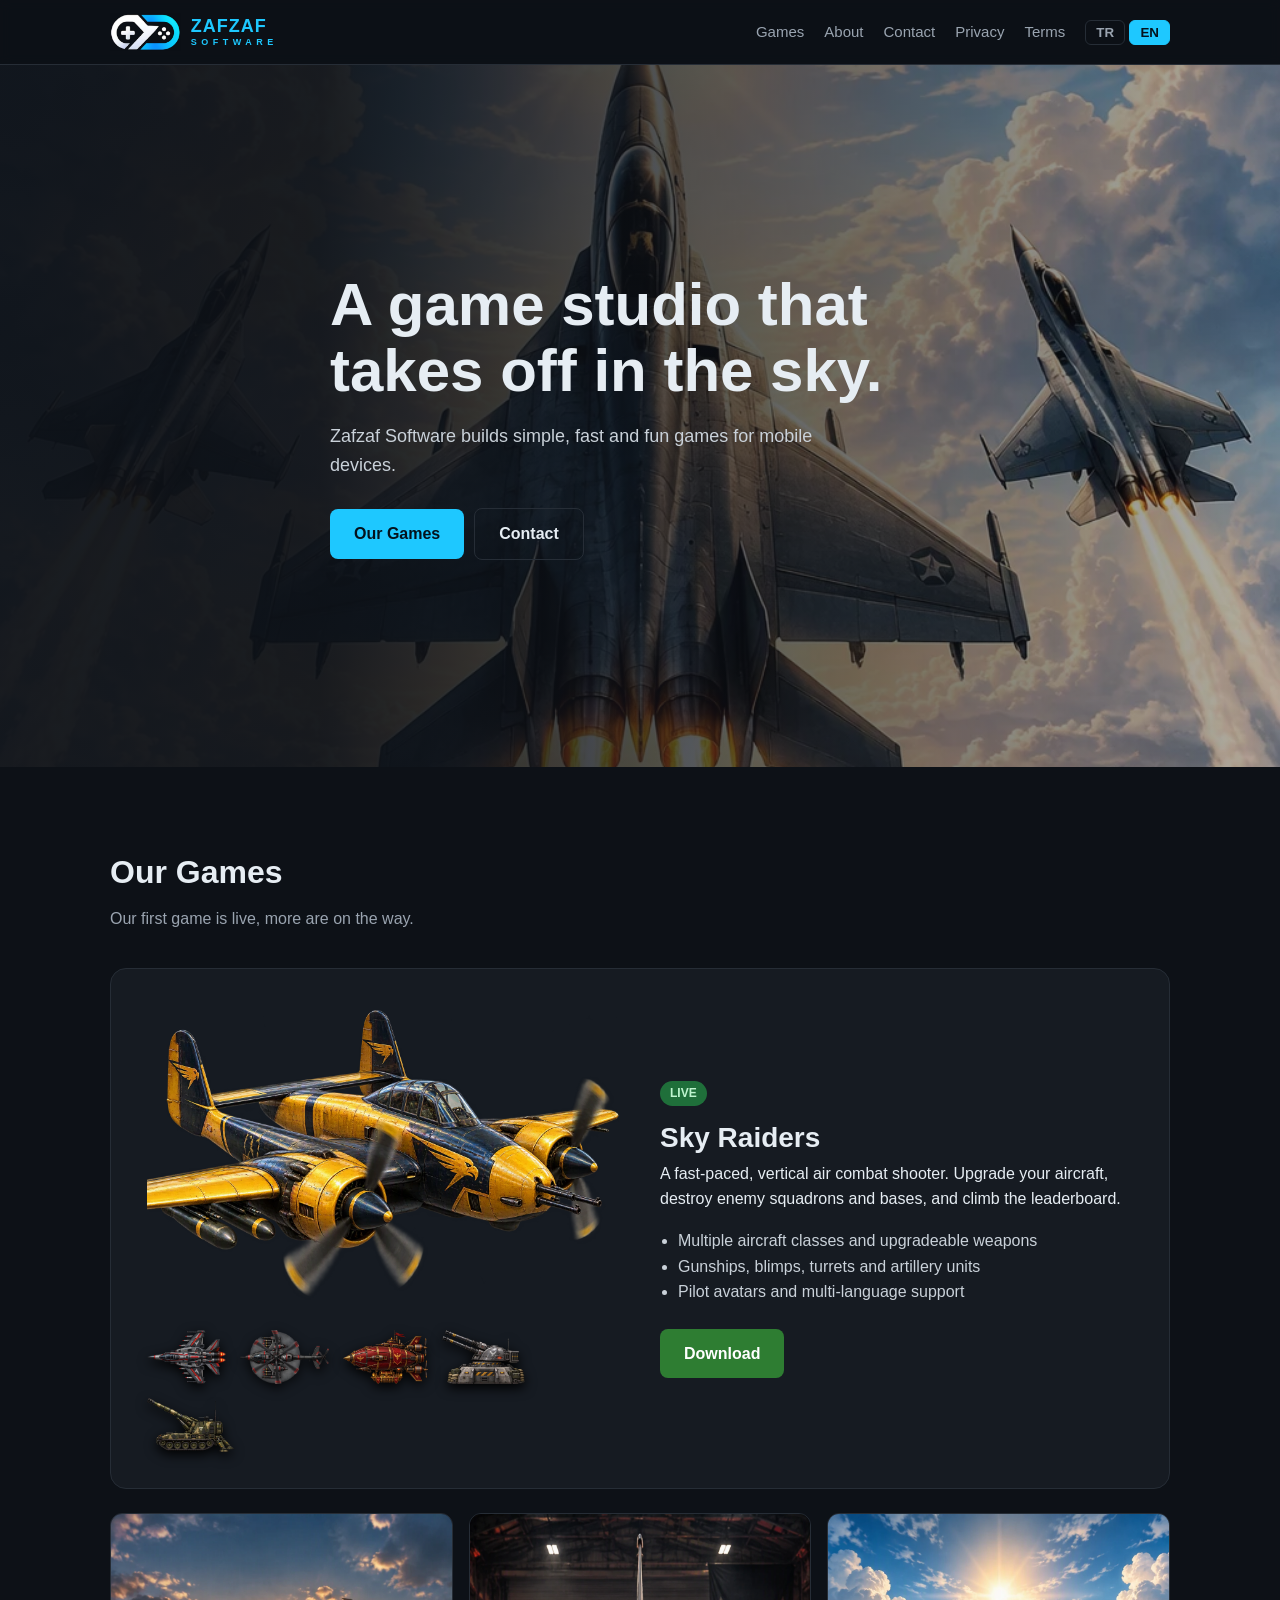
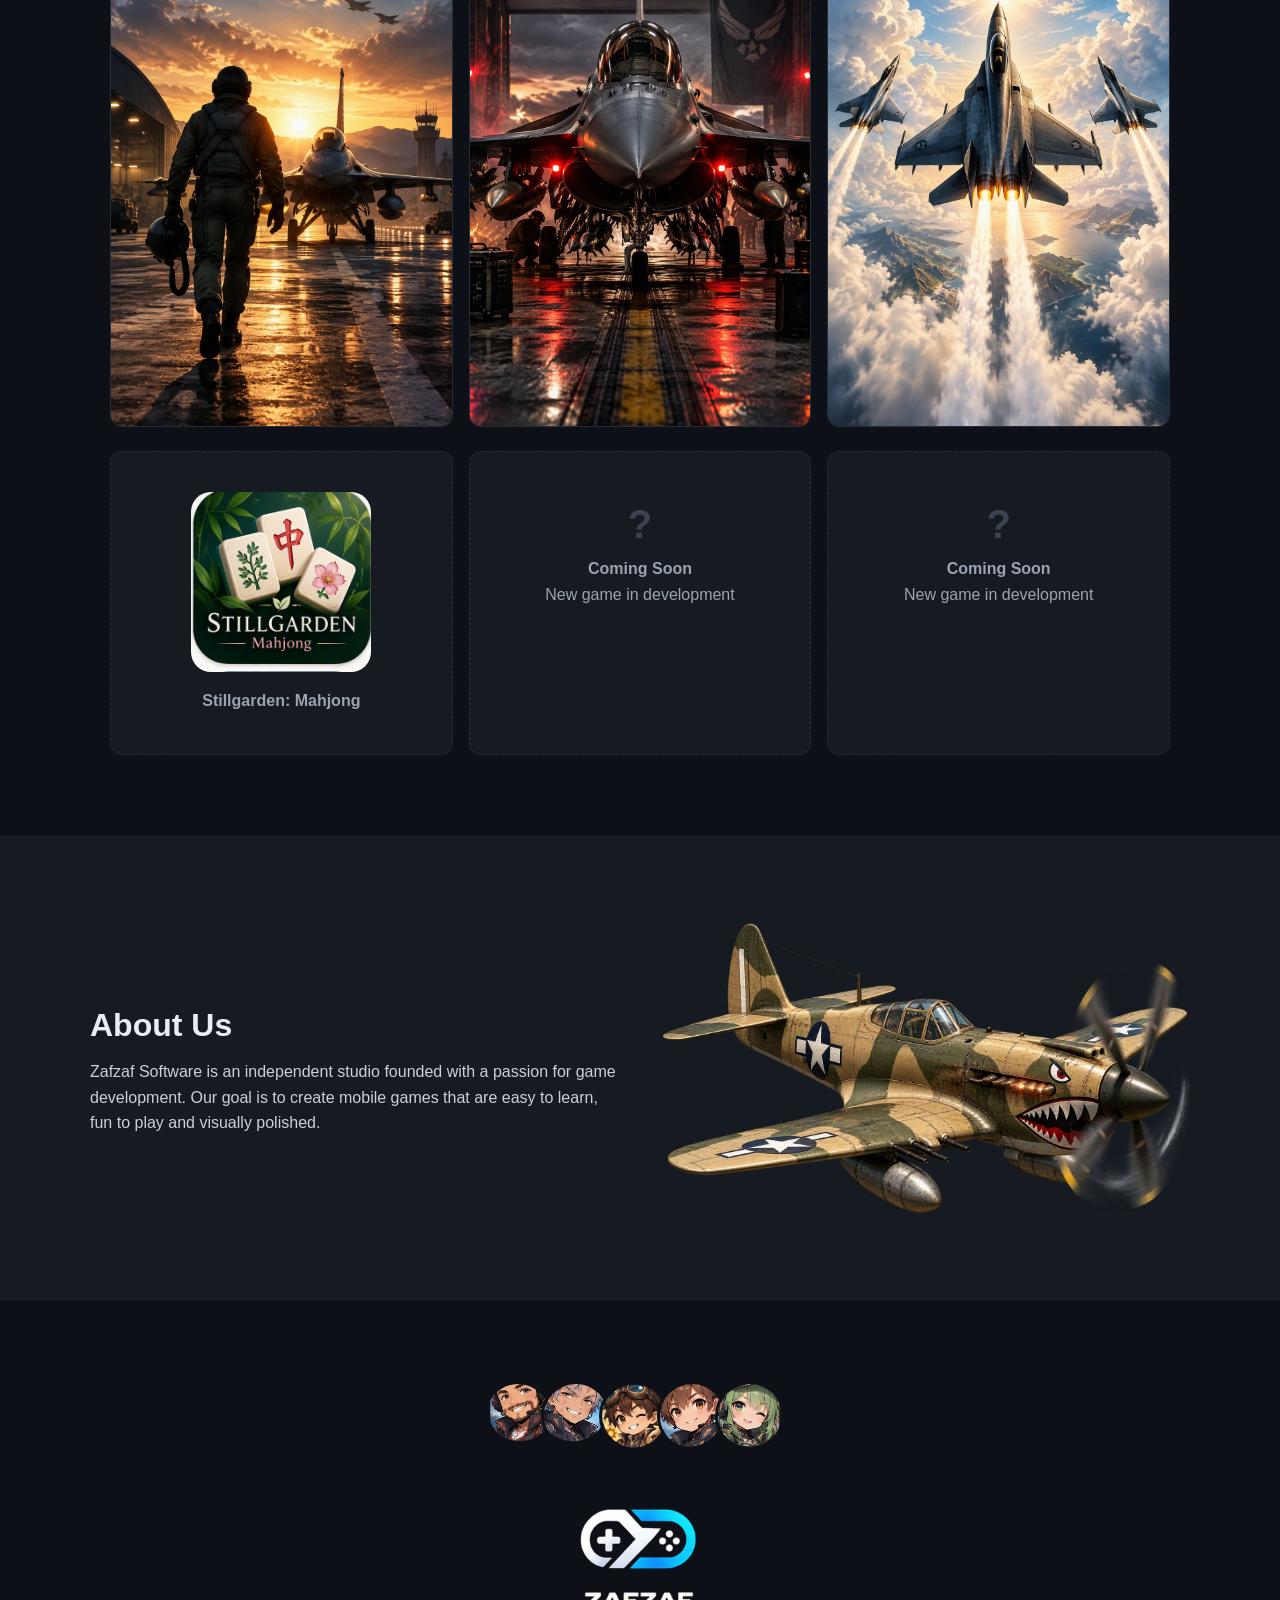
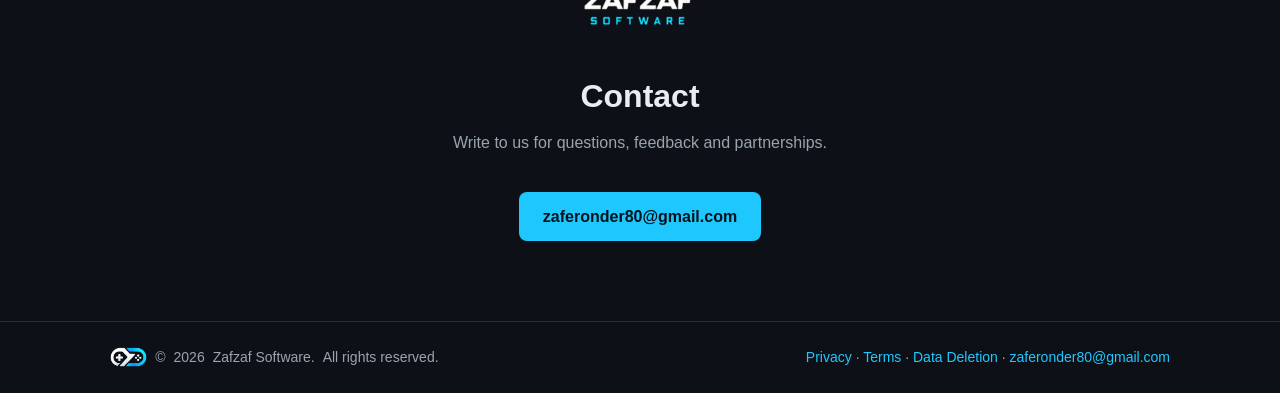
<file: index.html>
<!DOCTYPE html><html lang="tr"><head><meta charset="UTF-8"><meta name="viewport" content="width=device-width,initial-scale=1"><link rel="icon" href="assets/img/favicon.png"><link rel="apple-touch-icon" href="assets/img/logo_full_dark.png"><link rel="stylesheet" href="assets/style.css"><script src="assets/i18n.js"></script><title>Zafzaf Software – Mobile Games</title><meta property="og:image" content="assets/img/logo_full_dark.png"><meta name="description" content="Zafzaf Software – mobile game developer. Sky Raiders air combat game."></head><body>
<header><div class="wrap"><a class="logo" href="index.html"><img src="assets/img/logo_icon.png" alt="Zafzaf Software"><span class="lt">ZAFZAF<small>SOFTWARE</small></span></a><nav><a class="hm" href="index.html#games" data-i="nGames"></a><a class="hm" href="index.html#about" data-i="nAbout"></a><a class="hm" href="index.html#contact" data-i="nContact"></a><a href="privacy.html" data-i="nPrivacy"></a><a href="terms.html" data-i="nTerms"></a><span class="lang"><button data-l="tr">TR</button> <button data-l="en">EN</button></span></nav></div></header>
<div class="hero"><div class="wrap"><h1 data-i="heroT"></h1><p data-i="heroP"></p><a class="btn" href="#games" data-i="heroB"></a><a class="btn ghost" href="#contact" data-i="heroB2"></a></div></div>
<section id="games"><div class="wrap"><h2 data-i="gT"></h2><p class="sub" data-i="gS"></p>
<div class="game"><div><img class="main" src="assets/img/t2.webp" alt="Sky Raiders"><div class="strip"><img src="assets/img/fighter.webp" alt=""><img src="assets/img/gunship.webp" alt=""><img src="assets/img/blimp.webp" alt=""><img src="assets/img/turret.webp" alt=""><img src="assets/img/artillery.webp" alt=""></div></div>
<div><span class="tag" data-i="live"></span><h3>Sky Raiders</h3><p data-i="srP"></p><ul><li data-i="f1"></li><li data-i="f2"></li><li data-i="f3"></li></ul>
<a class="btn download" href="https://play.google.com/store/apps/details?id=com.skyraiders.game">Download</a></div></div>
<div class="gallery" style="margin-top:24px"><img src="assets/img/intro_07_pilot_runway.webp" alt=""><img src="assets/img/intro_10_neon_city.webp" alt=""><img src="assets/img/intro_03_squadron_climb.webp" alt=""></div>
<div class="soon" style="margin-top:24px"><div><img src="assets/img/stillgarden_mahjong.png" alt="Stillgarden: Mahjong"><strong>Stillgarden: Mahjong</strong></div><div><b>?</b><strong data-i="soonT"></strong><br><span data-i="soonP"></span></div><div><b>?</b><strong data-i="soonT"></strong><br><span data-i="soonP"></span></div></div>
</div></section>
<section id="about" style="background:var(--card)"><div class="wrap game" style="background:none;border:0;padding:0"><div><h2 data-i="aT"></h2><p data-i="aP" style="color:#c9d1d9"></p></div><img class="main" src="assets/img/t1.webp" alt=""></div></section>
<section id="contact" class="contact"><div class="wrap"><div class="pilots"><img src="assets/img/pilot_avatar_041.png" alt=""><img src="assets/img/pilot_avatar_049.png" alt=""><img src="assets/img/avatar_013.png" alt=""><img src="assets/img/pilot_avatar_037.png" alt=""><img src="assets/img/pilot_avatar_034.png" alt=""></div>
<img class="biglogo" src="assets/img/logo_full_dark.png" alt="Zafzaf Software"><h2 data-i="cT"></h2><p class="sub" data-i="cP"></p><a class="btn" href="mailto:zaferonder80@gmail.com">zaferonder80@gmail.com</a></div></section>
<footer><div class="wrap"><span class="fl"><img src="assets/img/logo_icon.png" alt="">© <span id="yr"></span> Zafzaf Software. <span data-i="rights"></span></span><span><a href="privacy.html" data-i="nPrivacy"></a> · <a href="terms.html" data-i="nTerms"></a> · <a href="delete-data.html" data-i="nDel"></a> · <a href="mailto:zaferonder80@gmail.com">zaferonder80@gmail.com</a></span></div></footer></body></html>
</file>
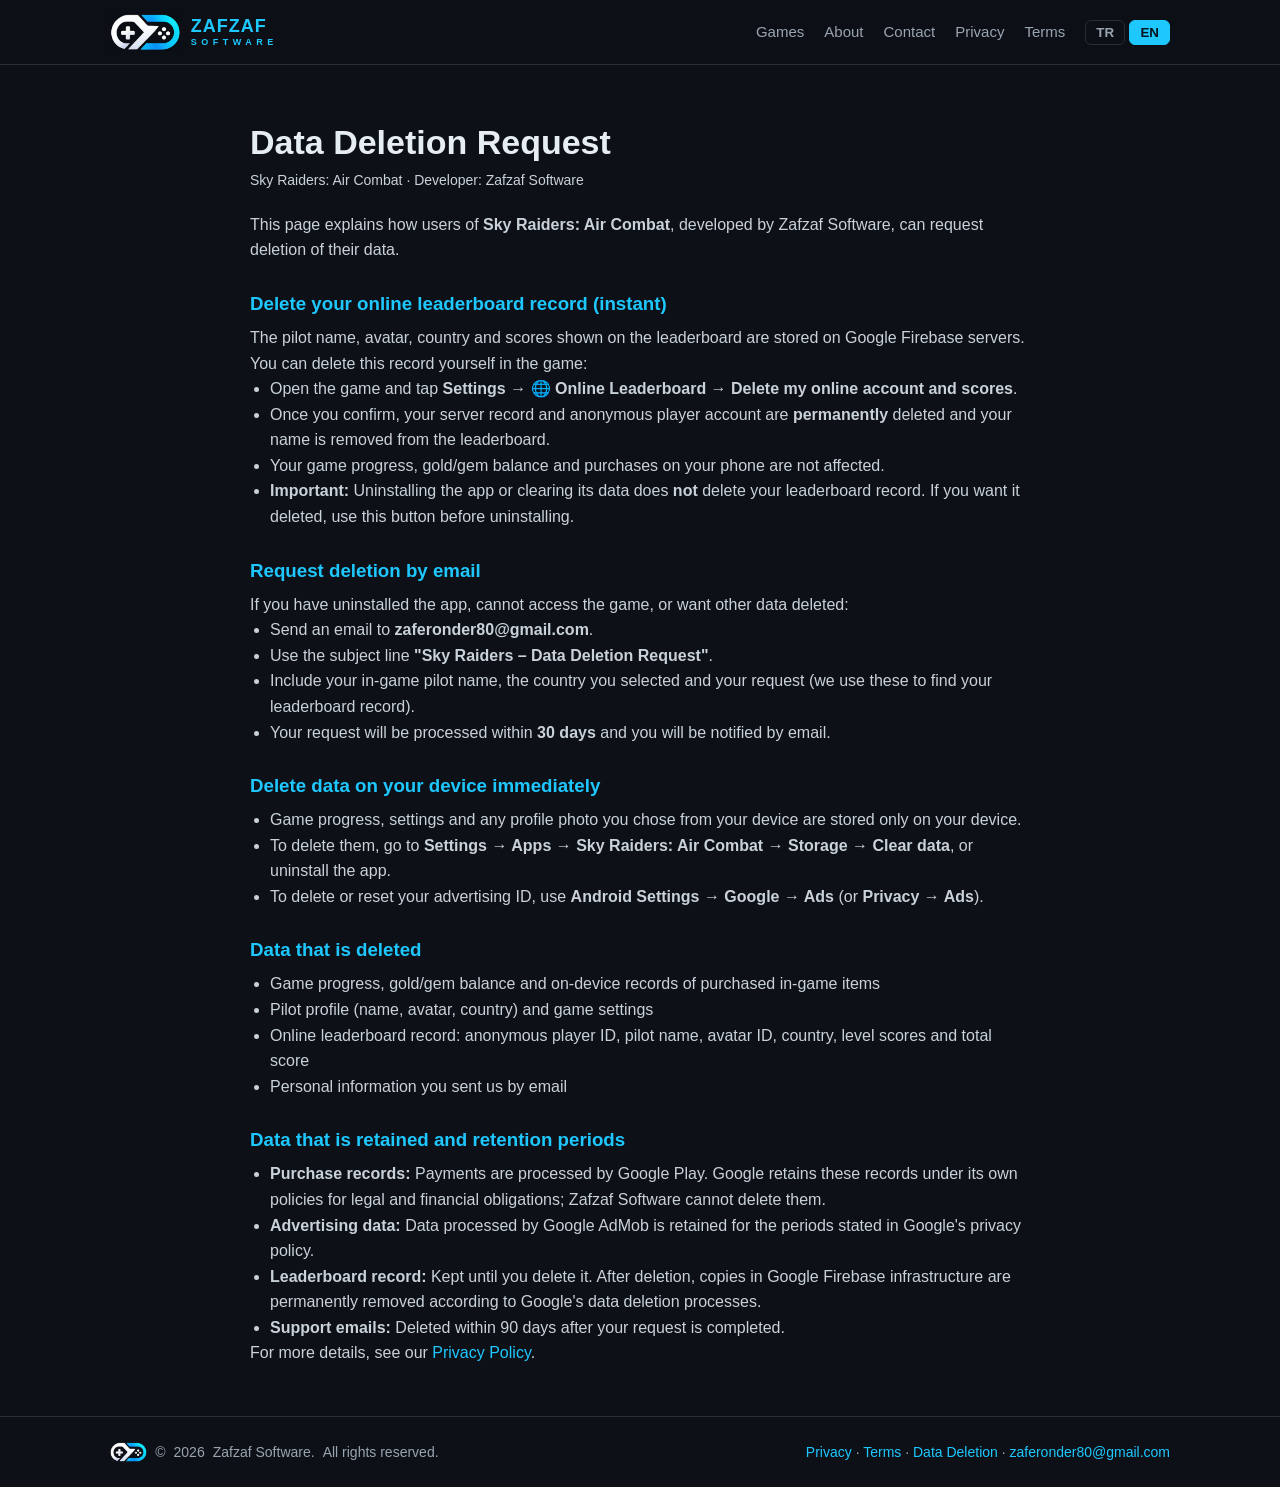
<file: delete-data.html>
<!DOCTYPE html><html lang="tr"><head><meta charset="UTF-8"><meta name="viewport" content="width=device-width,initial-scale=1"><link rel="icon" href="assets/img/favicon.png"><link rel="apple-touch-icon" href="assets/img/logo_full_dark.png"><link rel="stylesheet" href="assets/style.css"><script src="assets/i18n.js"></script><title>Sky Raiders: Air Combat – Veri Silme / Data Deletion</title></head><body>
<header><div class="wrap"><a class="logo" href="index.html"><img src="assets/img/logo_icon.png" alt="Zafzaf Software"><span class="lt">ZAFZAF<small>SOFTWARE</small></span></a><nav><a class="hm" href="index.html#games" data-i="nGames"></a><a class="hm" href="index.html#about" data-i="nAbout"></a><a class="hm" href="index.html#contact" data-i="nContact"></a><a href="privacy.html" data-i="nPrivacy"></a><a href="terms.html" data-i="nTerms"></a><span class="lang"><button data-l="tr">TR</button> <button data-l="en">EN</button></span></nav></div></header>
<main class="wrap policy">
<div data-lang="tr">
<h1>Veri Silme Talebi</h1><p class="meta">Sky Raiders: Air Combat · Geliştirici: Zafzaf Software</p>
<p>Bu sayfa, Zafzaf Software tarafından geliştirilen <b>Sky Raiders: Air Combat</b> oyununun kullanıcılarının verilerinin silinmesini nasıl talep edebileceğini açıklar.</p>
<h3>Online liderlik tablosu kaydınızı silmek için (anında)</h3>
<p>Liderlik tablosunda görünen pilot adı, avatar, ülke ve puanlarınız Google Firebase sunucularında saklanır. Bu kaydı oyun içinden kendiniz silebilirsiniz:</p>
<ul><li>Oyunu açın ve <b>Ayarlar → 🌐 Online Liderlik → Online hesabımı ve skorlarımı sil</b> butonuna basın.</li>
<li>Onayladığınızda sunucudaki kaydınız ve anonim oyuncu hesabınız <b>kalıcı olarak</b> silinir, adınız liderlik tablosundan kaldırılır.</li>
<li>Telefonunuzdaki oyun ilerlemesi, altın/elmas bakiyesi ve satın alımlarınız bu işlemden etkilenmez.</li>
<li><b>Önemli:</b> Uygulamayı kaldırmak veya uygulama verilerini temizlemek liderlik kaydınızı <b>silmez</b>. Kaydınızın silinmesini istiyorsanız uygulamayı kaldırmadan önce bu butonu kullanın.</li></ul>
<h3>E-posta ile veri silme talebi</h3>
<p>Uygulamayı kaldırdıysanız, oyuna erişemiyorsanız veya başka verilerinizin silinmesini istiyorsanız:</p>
<ul><li><b>zaferonder80@gmail.com</b> adresine e-posta gönderin.</li>
<li>Konu satırına <b>"Sky Raiders – Veri Silme Talebi"</b> yazın.</li>
<li>E-postada oyundaki pilot adınızı, seçtiğiniz ülkeyi ve talebinizi belirtin (liderlik kaydınızı bu bilgilerle buluruz).</li>
<li>Talebiniz en geç <b>30 gün</b> içinde işleme alınır ve size e-posta ile bilgi verilir.</li></ul>
<h3>Cihazınızdaki verileri hemen silmek için</h3>
<ul><li>Oyun ilerlemesi, ayarlar ve cihazınızdan seçtiğiniz profil fotoğrafı yalnızca cihazınızda saklanır.</li>
<li>Bu verileri silmek için <b>Ayarlar → Uygulamalar → Sky Raiders: Air Combat → Depolama → Verileri temizle</b> yolunu izleyin ya da uygulamayı kaldırın.</li>
<li>Reklam kimliğinizi silmek veya sıfırlamak için <b>Android Ayarlar → Google → Reklamlar</b> (veya <b>Gizlilik → Reklamlar</b>) bölümünü kullanın.</li></ul>
<h3>Silinen veriler</h3>
<ul><li>Oyun ilerlemesi, altın/elmas bakiyesi ve satın alınan oyun içi öğelerin cihazdaki kayıtları</li>
<li>Pilot profili (ad, avatar, ülke) ve oyun ayarları</li>
<li>Online liderlik tablosu kaydı: anonim oyuncu kimliği, pilot adı, avatar kimliği, ülke, bölüm puanları ve toplam puan</li>
<li>Tarafımıza e-posta ile iletilen kişisel bilgiler</li></ul>
<h3>Saklanan veriler ve saklama süreleri</h3>
<ul><li><b>Satın alma kayıtları:</b> Ödemeler Google Play tarafından işlenir. Google bu kayıtları yasal ve finansal yükümlülükler gereği kendi politikalarına göre saklar; Zafzaf Software bu kayıtları silemez.</li>
<li><b>Reklam verileri:</b> Google AdMob tarafından işlenen veriler, Google'ın gizlilik politikasında belirtilen sürelerle saklanır.</li>
<li><b>Liderlik tablosu kaydı:</b> Siz silene kadar saklanır. Silindikten sonra Google Firebase altyapısındaki kopyalar Google'ın veri silme süreçlerine göre kalıcı olarak kaldırılır.</li>
<li><b>Destek e-postaları:</b> Talebiniz tamamlandıktan sonra en geç 90 gün içinde silinir.</li></ul>
<p>Ayrıntılı bilgi için <a href="privacy.html">Gizlilik Politikası</a> sayfasına bakabilirsiniz.</p>
</div>
<div data-lang="en" hidden>
<h1>Data Deletion Request</h1><p class="meta">Sky Raiders: Air Combat · Developer: Zafzaf Software</p>
<p>This page explains how users of <b>Sky Raiders: Air Combat</b>, developed by Zafzaf Software, can request deletion of their data.</p>
<h3>Delete your online leaderboard record (instant)</h3>
<p>The pilot name, avatar, country and scores shown on the leaderboard are stored on Google Firebase servers. You can delete this record yourself in the game:</p>
<ul><li>Open the game and tap <b>Settings → 🌐 Online Leaderboard → Delete my online account and scores</b>.</li>
<li>Once you confirm, your server record and anonymous player account are <b>permanently</b> deleted and your name is removed from the leaderboard.</li>
<li>Your game progress, gold/gem balance and purchases on your phone are not affected.</li>
<li><b>Important:</b> Uninstalling the app or clearing its data does <b>not</b> delete your leaderboard record. If you want it deleted, use this button before uninstalling.</li></ul>
<h3>Request deletion by email</h3>
<p>If you have uninstalled the app, cannot access the game, or want other data deleted:</p>
<ul><li>Send an email to <b>zaferonder80@gmail.com</b>.</li>
<li>Use the subject line <b>"Sky Raiders – Data Deletion Request"</b>.</li>
<li>Include your in-game pilot name, the country you selected and your request (we use these to find your leaderboard record).</li>
<li>Your request will be processed within <b>30 days</b> and you will be notified by email.</li></ul>
<h3>Delete data on your device immediately</h3>
<ul><li>Game progress, settings and any profile photo you chose from your device are stored only on your device.</li>
<li>To delete them, go to <b>Settings → Apps → Sky Raiders: Air Combat → Storage → Clear data</b>, or uninstall the app.</li>
<li>To delete or reset your advertising ID, use <b>Android Settings → Google → Ads</b> (or <b>Privacy → Ads</b>).</li></ul>
<h3>Data that is deleted</h3>
<ul><li>Game progress, gold/gem balance and on-device records of purchased in-game items</li>
<li>Pilot profile (name, avatar, country) and game settings</li>
<li>Online leaderboard record: anonymous player ID, pilot name, avatar ID, country, level scores and total score</li>
<li>Personal information you sent us by email</li></ul>
<h3>Data that is retained and retention periods</h3>
<ul><li><b>Purchase records:</b> Payments are processed by Google Play. Google retains these records under its own policies for legal and financial obligations; Zafzaf Software cannot delete them.</li>
<li><b>Advertising data:</b> Data processed by Google AdMob is retained for the periods stated in Google's privacy policy.</li>
<li><b>Leaderboard record:</b> Kept until you delete it. After deletion, copies in Google Firebase infrastructure are permanently removed according to Google's data deletion processes.</li>
<li><b>Support emails:</b> Deleted within 90 days after your request is completed.</li></ul>
<p>For more details, see our <a href="privacy.html">Privacy Policy</a>.</p>
</div>
</main>
<footer><div class="wrap"><span class="fl"><img src="assets/img/logo_icon.png" alt="">© <span id="yr"></span> Zafzaf Software. <span data-i="rights"></span></span><span><a href="privacy.html" data-i="nPrivacy"></a> · <a href="terms.html" data-i="nTerms"></a> · <a href="delete-data.html" data-i="nDel"></a> · <a href="mailto:zaferonder80@gmail.com">zaferonder80@gmail.com</a></span></div></footer>
</body></html>
</file>
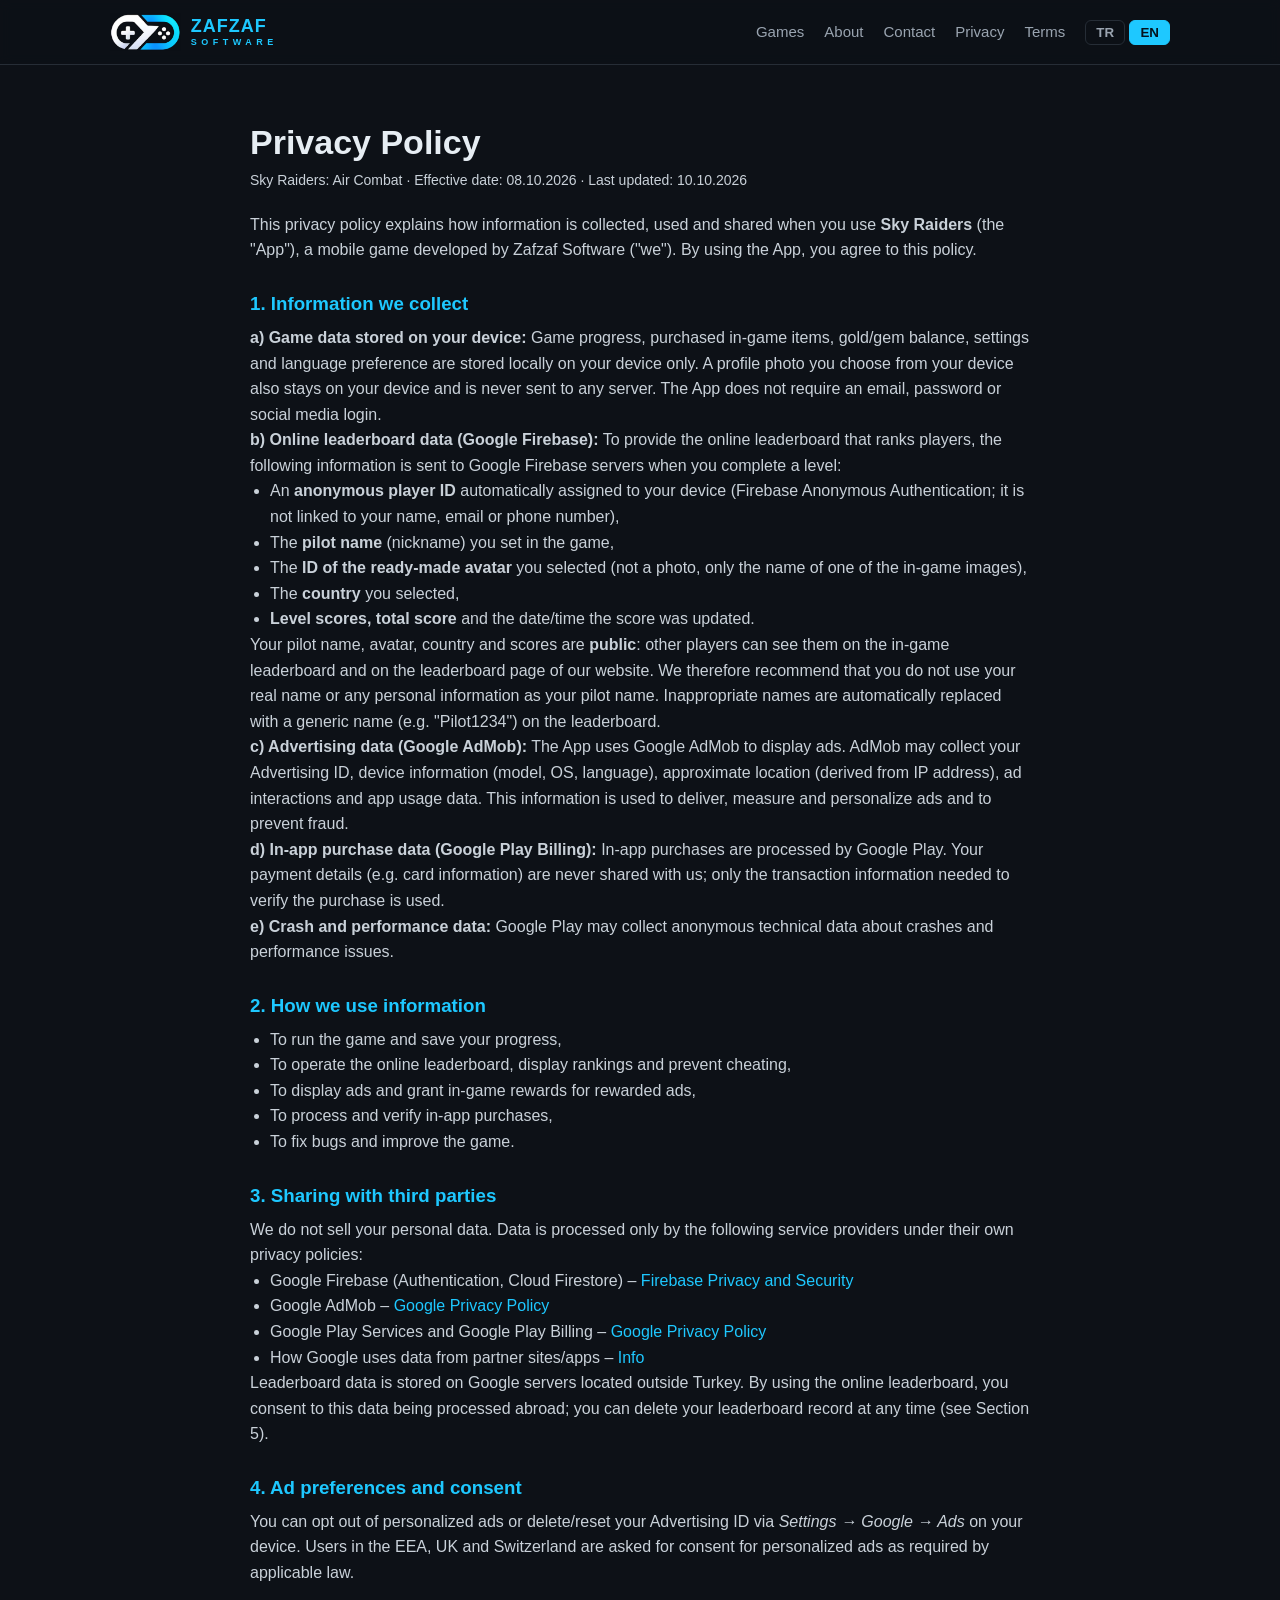
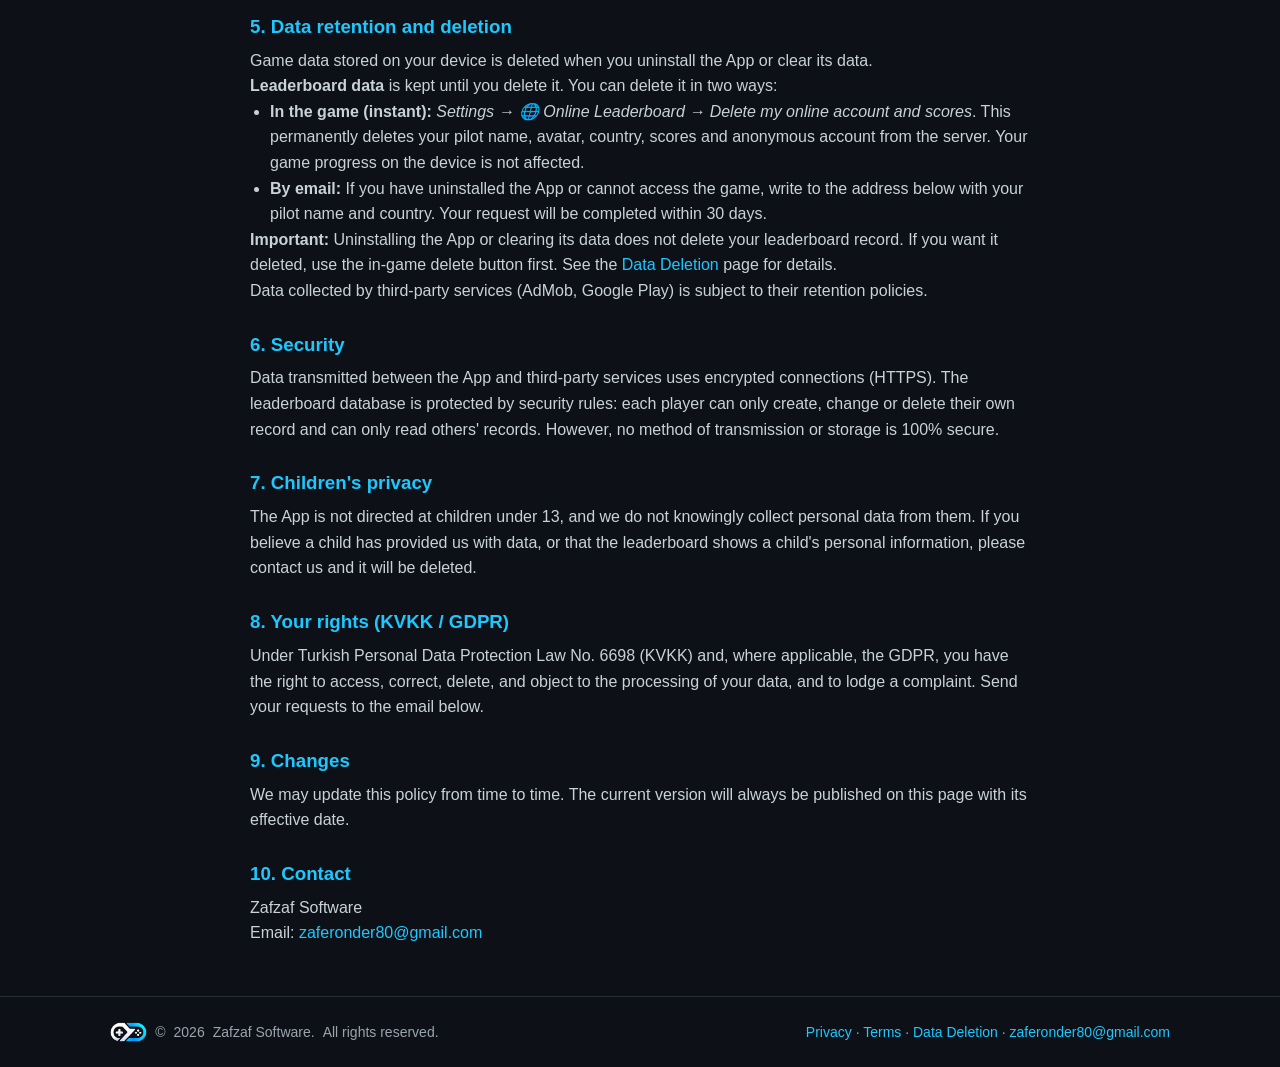
<file: privacy.html>
<!DOCTYPE html><html lang="tr"><head><meta charset="UTF-8"><meta name="viewport" content="width=device-width,initial-scale=1"><link rel="icon" href="assets/img/favicon.png"><link rel="apple-touch-icon" href="assets/img/logo_full_dark.png"><link rel="stylesheet" href="assets/style.css"><script src="assets/i18n.js"></script><title>Sky Raiders – Gizlilik Politikası / Privacy Policy</title></head><body>
<header><div class="wrap"><a class="logo" href="index.html"><img src="assets/img/logo_icon.png" alt="Zafzaf Software"><span class="lt">ZAFZAF<small>SOFTWARE</small></span></a><nav><a class="hm" href="index.html#games" data-i="nGames"></a><a class="hm" href="index.html#about" data-i="nAbout"></a><a class="hm" href="index.html#contact" data-i="nContact"></a><a href="privacy.html" data-i="nPrivacy"></a><a href="terms.html" data-i="nTerms"></a><span class="lang"><button data-l="tr">TR</button> <button data-l="en">EN</button></span></nav></div></header><main class="wrap policy">
<div data-lang="tr">
<h1>Gizlilik Politikası</h1><p class="meta">Sky Raiders: Air Combat · Yürürlük tarihi: 08.10.2026 · Son güncelleme: 10.10.2026</p>

<p>Bu gizlilik politikası, Zafzaf Software ("biz") tarafından geliştirilen <strong>Sky Raiders</strong> mobil oyununun ("Uygulama") kullanıcılarına ait bilgilerin nasıl toplandığını, kullanıldığını ve paylaşıldığını açıklar. Uygulamayı kullanarak bu politikayı kabul etmiş olursunuz.</p>

<h3>1. Topladığımız bilgiler</h3>
<p><strong>a) Cihazınızda saklanan oyun verileri:</strong> Oyun ilerlemesi, satın alınan oyun içi öğeler, altın/elmas bakiyesi, ayarlar ve dil tercihi yalnızca cihazınızda yerel olarak saklanır. Cihazınızdan seçtiğiniz profil fotoğrafı da yalnızca cihazınızda kalır, hiçbir sunucuya gönderilmez. Uygulama e-posta, şifre veya sosyal medya hesabıyla giriş gerektirmez.</p>
<p><strong>b) Online liderlik tablosu verileri (Google Firebase):</strong> Oyuncuların sıralamasını gösteren online liderlik tablosu için, bir bölümü tamamladığınızda aşağıdaki bilgiler Google Firebase sunucularına gönderilir:</p>
<ul>
  <li>Cihazınıza otomatik atanan <b>anonim oyuncu kimliği</b> (Firebase Anonim Kimlik Doğrulama; adınız, e-postanız veya telefon numaranızla bağlantılı değildir),</li>
  <li>Oyunda belirlediğiniz <b>pilot adı</b> (takma ad),</li>
  <li>Seçtiğiniz <b>hazır avatarın kimliği</b> (fotoğraf değil, oyundaki hazır görsellerden birinin adı),</li>
  <li>Seçtiğiniz <b>ülke</b>,</li>
  <li><b>Bölüm puanları, toplam puan</b> ve puanın güncellendiği tarih/saat.</li>
</ul>
<p>Pilot adı, avatar, ülke ve puanlar <b>herkese açıktır</b>: oyun içindeki liderlik tablosunda ve web sitemizdeki liderlik sayfasında diğer oyuncular tarafından görülebilir. Bu nedenle pilot adı olarak gerçek adınızı veya kişisel bilgilerinizi kullanmamanızı öneririz. Uygunsuz bulunan adlar tabloda otomatik olarak genel bir adla (ör. "Pilot1234") değiştirilir.</p>
<p><strong>c) Reklam verileri (Google AdMob):</strong> Uygulama, reklam göstermek için Google AdMob hizmetini kullanır. AdMob; reklam kimliği (Advertising ID), cihaz bilgileri (model, işletim sistemi, dil), yaklaşık konum (IP adresinden), reklam etkileşimleri ve uygulama kullanım verileri gibi bilgileri toplayabilir. Bu bilgiler reklamların gösterilmesi, ölçülmesi, kişiselleştirilmesi ve dolandırıcılığın önlenmesi amacıyla kullanılır.</p>
<p><strong>d) Uygulama içi satın alma verileri (Google Play Faturalandırma):</strong> Uygulama içi satın almalar Google Play üzerinden işlenir. Ödeme bilgileriniz (kart bilgileri vb.) tarafımıza iletilmez; yalnızca satın almanın doğrulanması için gerekli işlem bilgisi kullanılır.</p>
<p><strong>e) Hata ve performans verileri:</strong> Google Play, uygulama çökmeleri ve performans sorunlarıyla ilgili anonim teknik veriler toplayabilir.</p>

<h3>2. Bilgilerin kullanımı</h3>
<ul>
  <li>Oyunun çalışması ve ilerlemenizin kaydedilmesi,</li>
  <li>Online liderlik tablosunun oluşturulması, sıralamaların gösterilmesi ve hileli puanların engellenmesi,</li>
  <li>Reklam gösterimi ve ödüllü reklamlar karşılığında oyun içi ödül verilmesi,</li>
  <li>Uygulama içi satın almaların işlenmesi ve doğrulanması,</li>
  <li>Hataların giderilmesi ve oyunun iyileştirilmesi.</li>
</ul>

<h3>3. Üçüncü taraflarla paylaşım</h3>
<p>Kişisel verilerinizi satmayız. Veriler yalnızca aşağıdaki hizmet sağlayıcıları tarafından, kendi gizlilik politikalarına uygun olarak işlenir:</p>
<ul>
  <li>Google Firebase (Authentication, Cloud Firestore) – <a href="https://firebase.google.com/support/privacy" target="_blank">Firebase Gizlilik ve Güvenlik</a></li>
  <li>Google AdMob – <a href="https://policies.google.com/privacy" target="_blank">Google Gizlilik Politikası</a></li>
  <li>Google Play Hizmetleri ve Google Play Faturalandırma – <a href="https://policies.google.com/privacy" target="_blank">Google Gizlilik Politikası</a></li>
  <li>Google'ın iş ortağı sitelerinde/uygulamalarında veri kullanımı – <a href="https://policies.google.com/technologies/partner-sites" target="_blank">Bilgi</a></li>
</ul>
<p>Liderlik tablosu verileri Google'ın Türkiye dışında bulunan sunucularında saklanır. Online liderlik tablosunu kullanarak bu verilerin yurt dışında işlenmesini kabul etmiş olursunuz; liderlik kaydınızı dilediğiniz zaman silebilirsiniz (bkz. Madde 5).</p>

<h3>4. Reklam tercihleri ve onay</h3>
<p>Kişiselleştirilmiş reklamları cihazınızın <em>Ayarlar → Google → Reklamlar</em> bölümünden kapatabilir veya reklam kimliğinizi silebilir/sıfırlayabilirsiniz. Avrupa Ekonomik Alanı, Birleşik Krallık ve İsviçre'deki kullanıcılardan, yürürlükteki mevzuat gereği kişiselleştirilmiş reklamlar için onay istenir.</p>

<h3>5. Veri saklama ve silme</h3>
<p>Cihazınızda saklanan oyun verileri, Uygulamayı kaldırdığınızda veya uygulama verilerini temizlediğinizde silinir.</p>
<p><b>Liderlik tablosu verileri</b>, siz silene kadar saklanır. Bu verileri iki şekilde silebilirsiniz:</p>
<ul>
  <li><b>Oyun içinden (anında):</b> <em>Ayarlar → 🌐 Online Liderlik → Online hesabımı ve skorlarımı sil</em>. Bu işlem sunucudaki pilot adınızı, avatarınızı, ülkenizi, puanlarınızı ve anonim hesabınızı kalıcı olarak siler. Cihazınızdaki oyun ilerlemesi etkilenmez.</li>
  <li><b>E-posta ile:</b> Uygulamayı kaldırdıysanız veya oyuna erişemiyorsanız, pilot adınızı ve ülkenizi belirterek aşağıdaki adrese yazın. Talebiniz en geç 30 gün içinde yerine getirilir.</li>
</ul>
<p><b>Önemli:</b> Uygulamayı kaldırmak veya uygulama verilerini temizlemek liderlik tablosundaki kaydınızı silmez. Kaydınızı silmek istiyorsanız önce oyun içindeki silme butonunu kullanın. Ayrıntılar için <a href="delete-data.html">Veri Silme</a> sayfasına bakın.</p>
<p>Üçüncü taraf hizmetlerin (AdMob, Google Play) topladığı veriler, ilgili sağlayıcının saklama politikalarına tabidir.</p>

<h3>6. Güvenlik</h3>
<p>Uygulama ile üçüncü taraf hizmetler arasındaki veri iletimi şifreli bağlantılar (HTTPS) üzerinden yapılır. Liderlik tablosu veritabanında güvenlik kuralları uygulanır: her oyuncu yalnızca kendi kaydını oluşturabilir, değiştirebilir veya silebilir; başkalarının kayıtlarını yalnızca okuyabilir. Ancak hiçbir iletim veya saklama yöntemi %100 güvenli değildir.</p>

<h3>7. Çocukların gizliliği</h3>
<p>Uygulama 13 yaşın altındaki çocuklara yönelik değildir ve bu yaş grubundan bilerek kişisel veri toplamayız. Bir çocuğun bize veri sağladığını veya liderlik tablosunda bir çocuğa ait kişisel bilgi bulunduğunu fark ederseniz lütfen bizimle iletişime geçin; söz konusu veriler silinecektir.</p>

<h3>8. KVKK ve GDPR kapsamındaki haklarınız</h3>
<p>6698 sayılı Kişisel Verilerin Korunması Kanunu (KVKK) ve geçerli olduğu durumlarda GDPR kapsamında; verilerinize erişme, düzeltme, silme, işlemeye itiraz etme ve şikâyette bulunma haklarına sahipsiniz. Taleplerinizi aşağıdaki e-posta adresine iletebilirsiniz.</p>

<h3>9. Değişiklikler</h3>
<p>Bu politikayı zaman zaman güncelleyebiliriz. Güncel sürüm her zaman bu sayfada, yürürlük tarihiyle birlikte yayınlanır.</p>

<h3>10. İletişim</h3>
<p>Zafzaf Software<br>E-posta: <a href="mailto:zaferonder80@gmail.com">zaferonder80@gmail.com</a></p>
</div>
<div data-lang="en" hidden>
<h1>Privacy Policy</h1><p class="meta">Sky Raiders: Air Combat · Effective date: 08.10.2026 · Last updated: 10.10.2026</p>

<p>This privacy policy explains how information is collected, used and shared when you use <strong>Sky Raiders</strong> (the "App"), a mobile game developed by Zafzaf Software ("we"). By using the App, you agree to this policy.</p>

<h3>1. Information we collect</h3>
<p><strong>a) Game data stored on your device:</strong> Game progress, purchased in-game items, gold/gem balance, settings and language preference are stored locally on your device only. A profile photo you choose from your device also stays on your device and is never sent to any server. The App does not require an email, password or social media login.</p>
<p><strong>b) Online leaderboard data (Google Firebase):</strong> To provide the online leaderboard that ranks players, the following information is sent to Google Firebase servers when you complete a level:</p>
<ul>
  <li>An <b>anonymous player ID</b> automatically assigned to your device (Firebase Anonymous Authentication; it is not linked to your name, email or phone number),</li>
  <li>The <b>pilot name</b> (nickname) you set in the game,</li>
  <li>The <b>ID of the ready-made avatar</b> you selected (not a photo, only the name of one of the in-game images),</li>
  <li>The <b>country</b> you selected,</li>
  <li><b>Level scores, total score</b> and the date/time the score was updated.</li>
</ul>
<p>Your pilot name, avatar, country and scores are <b>public</b>: other players can see them on the in-game leaderboard and on the leaderboard page of our website. We therefore recommend that you do not use your real name or any personal information as your pilot name. Inappropriate names are automatically replaced with a generic name (e.g. "Pilot1234") on the leaderboard.</p>
<p><strong>c) Advertising data (Google AdMob):</strong> The App uses Google AdMob to display ads. AdMob may collect your Advertising ID, device information (model, OS, language), approximate location (derived from IP address), ad interactions and app usage data. This information is used to deliver, measure and personalize ads and to prevent fraud.</p>
<p><strong>d) In-app purchase data (Google Play Billing):</strong> In-app purchases are processed by Google Play. Your payment details (e.g. card information) are never shared with us; only the transaction information needed to verify the purchase is used.</p>
<p><strong>e) Crash and performance data:</strong> Google Play may collect anonymous technical data about crashes and performance issues.</p>

<h3>2. How we use information</h3>
<ul>
  <li>To run the game and save your progress,</li>
  <li>To operate the online leaderboard, display rankings and prevent cheating,</li>
  <li>To display ads and grant in-game rewards for rewarded ads,</li>
  <li>To process and verify in-app purchases,</li>
  <li>To fix bugs and improve the game.</li>
</ul>

<h3>3. Sharing with third parties</h3>
<p>We do not sell your personal data. Data is processed only by the following service providers under their own privacy policies:</p>
<ul>
  <li>Google Firebase (Authentication, Cloud Firestore) – <a href="https://firebase.google.com/support/privacy" target="_blank">Firebase Privacy and Security</a></li>
  <li>Google AdMob – <a href="https://policies.google.com/privacy" target="_blank">Google Privacy Policy</a></li>
  <li>Google Play Services and Google Play Billing – <a href="https://policies.google.com/privacy" target="_blank">Google Privacy Policy</a></li>
  <li>How Google uses data from partner sites/apps – <a href="https://policies.google.com/technologies/partner-sites" target="_blank">Info</a></li>
</ul>
<p>Leaderboard data is stored on Google servers located outside Turkey. By using the online leaderboard, you consent to this data being processed abroad; you can delete your leaderboard record at any time (see Section 5).</p>

<h3>4. Ad preferences and consent</h3>
<p>You can opt out of personalized ads or delete/reset your Advertising ID via <em>Settings → Google → Ads</em> on your device. Users in the EEA, UK and Switzerland are asked for consent for personalized ads as required by applicable law.</p>

<h3>5. Data retention and deletion</h3>
<p>Game data stored on your device is deleted when you uninstall the App or clear its data.</p>
<p><b>Leaderboard data</b> is kept until you delete it. You can delete it in two ways:</p>
<ul>
  <li><b>In the game (instant):</b> <em>Settings → 🌐 Online Leaderboard → Delete my online account and scores</em>. This permanently deletes your pilot name, avatar, country, scores and anonymous account from the server. Your game progress on the device is not affected.</li>
  <li><b>By email:</b> If you have uninstalled the App or cannot access the game, write to the address below with your pilot name and country. Your request will be completed within 30 days.</li>
</ul>
<p><b>Important:</b> Uninstalling the App or clearing its data does not delete your leaderboard record. If you want it deleted, use the in-game delete button first. See the <a href="delete-data.html">Data Deletion</a> page for details.</p>
<p>Data collected by third-party services (AdMob, Google Play) is subject to their retention policies.</p>

<h3>6. Security</h3>
<p>Data transmitted between the App and third-party services uses encrypted connections (HTTPS). The leaderboard database is protected by security rules: each player can only create, change or delete their own record and can only read others' records. However, no method of transmission or storage is 100% secure.</p>

<h3>7. Children's privacy</h3>
<p>The App is not directed at children under 13, and we do not knowingly collect personal data from them. If you believe a child has provided us with data, or that the leaderboard shows a child's personal information, please contact us and it will be deleted.</p>

<h3>8. Your rights (KVKK / GDPR)</h3>
<p>Under Turkish Personal Data Protection Law No. 6698 (KVKK) and, where applicable, the GDPR, you have the right to access, correct, delete, and object to the processing of your data, and to lodge a complaint. Send your requests to the email below.</p>

<h3>9. Changes</h3>
<p>We may update this policy from time to time. The current version will always be published on this page with its effective date.</p>

<h3>10. Contact</h3>
<p>Zafzaf Software<br>Email: <a href="mailto:zaferonder80@gmail.com">zaferonder80@gmail.com</a></p>
</div>
</main><footer><div class="wrap"><span class="fl"><img src="assets/img/logo_icon.png" alt="">© <span id="yr"></span> Zafzaf Software. <span data-i="rights"></span></span><span><a href="privacy.html" data-i="nPrivacy"></a> · <a href="terms.html" data-i="nTerms"></a> · <a href="delete-data.html" data-i="nDel"></a> · <a href="mailto:zaferonder80@gmail.com">zaferonder80@gmail.com</a></span></div></footer></body></html>
</file>
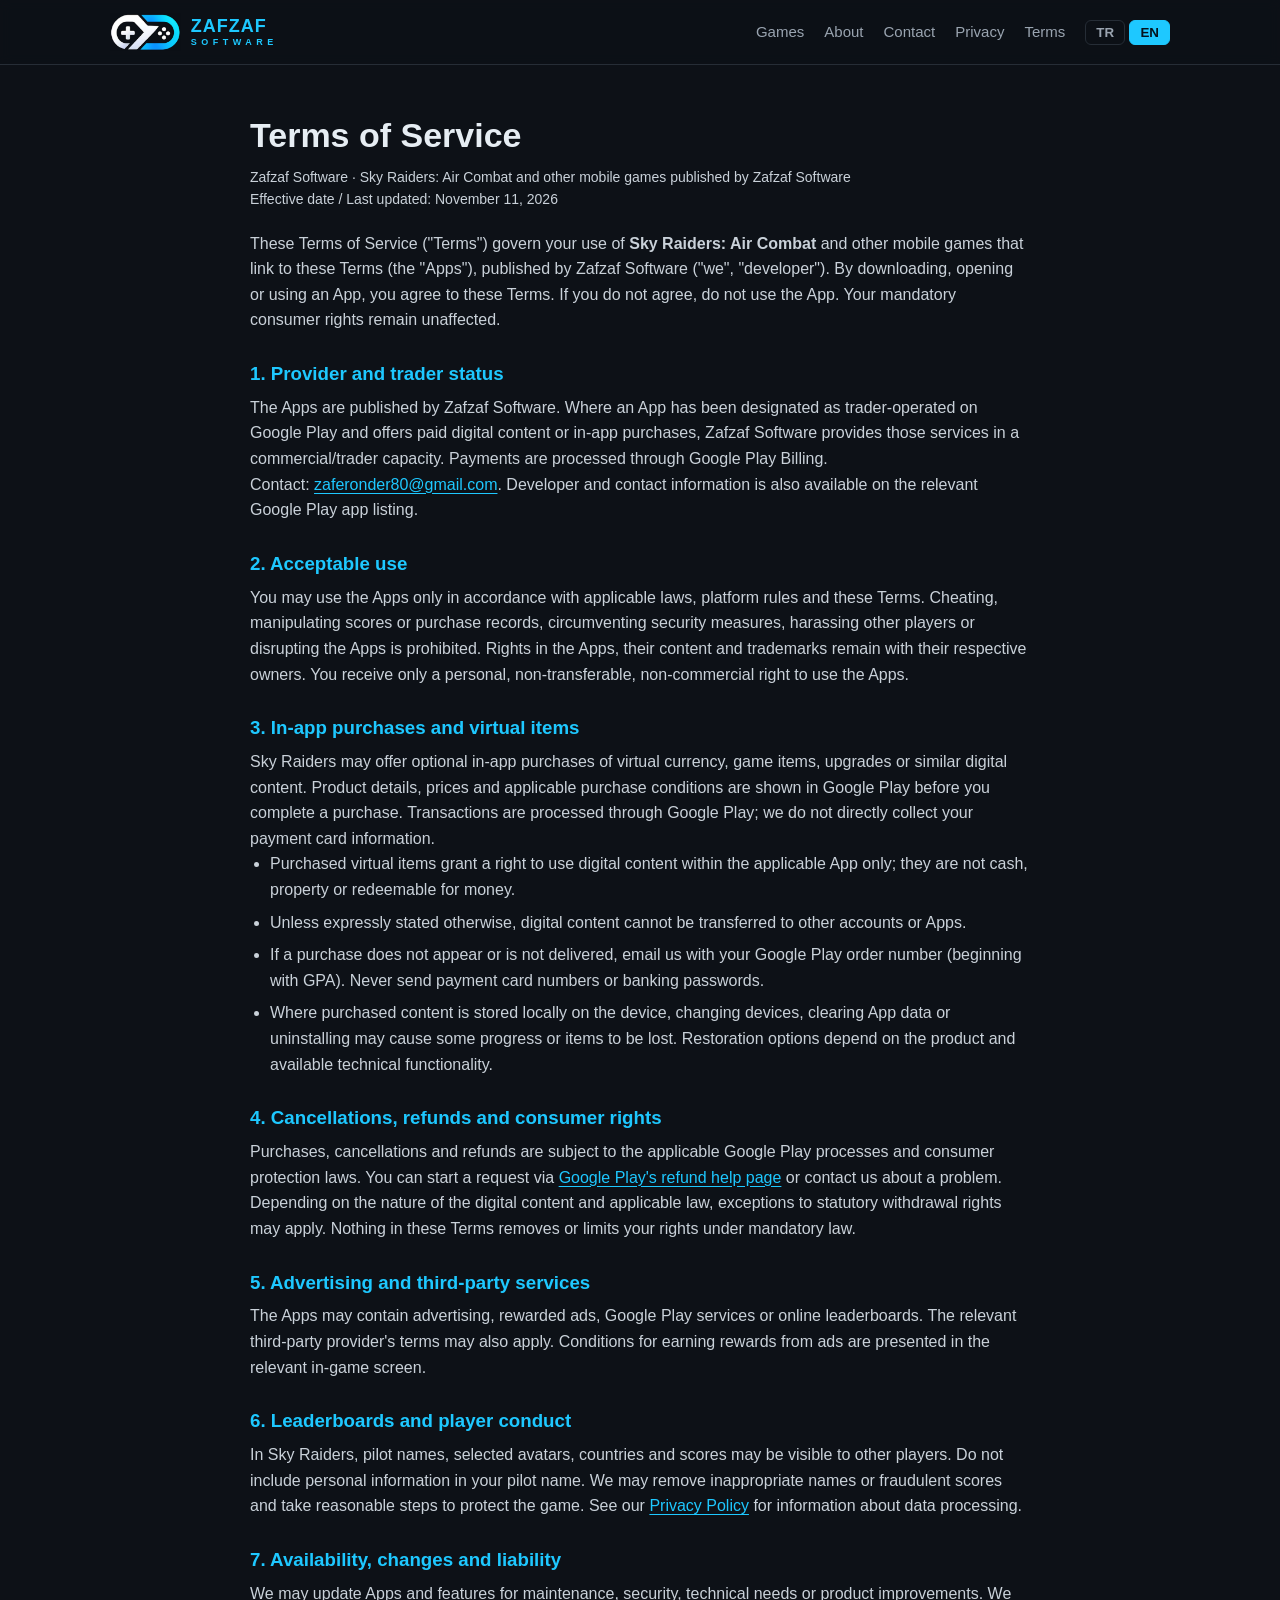
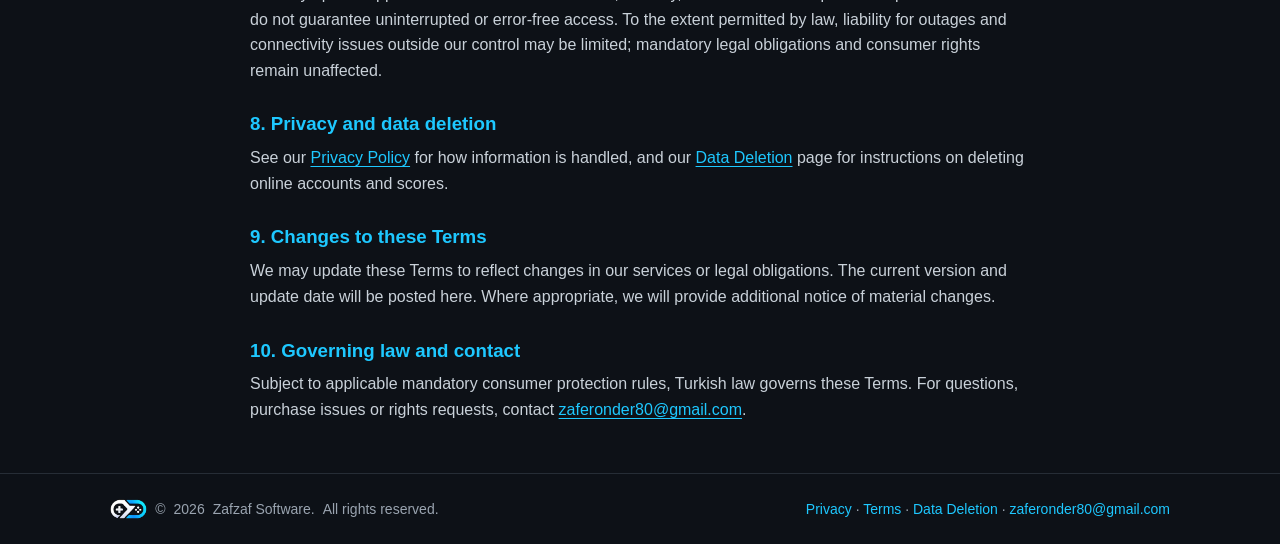
<file: terms.html>
<!DOCTYPE html><html lang="tr"><head><meta charset="UTF-8"><meta name="viewport" content="width=device-width,initial-scale=1"><link rel="icon" href="assets/img/favicon.png"><link rel="apple-touch-icon" href="assets/img/logo_full_dark.png"><link rel="stylesheet" href="assets/style.css"><script src="assets/i18n.js" defer></script><title>Hizmet Şartları / Terms of Service | Zafzaf Software</title><meta name="description" content="Zafzaf Software mobile games terms of service, including Sky Raiders in-app purchases. Türkçe ve İngilizce hizmet şartları."></head><body>
<header><div class="wrap"><a class="logo" href="index.html"><img src="assets/img/logo_icon.png" alt="Zafzaf Software"><span class="lt">ZAFZAF<small>SOFTWARE</small></span></a><nav><a class="hm" href="index.html#games" data-i="nGames"></a><a class="hm" href="index.html#about" data-i="nAbout"></a><a class="hm" href="index.html#contact" data-i="nContact"></a><a href="privacy.html" data-i="nPrivacy"></a><a href="terms.html" data-i="nTerms" aria-current="page"></a><span class="lang"><button type="button" data-l="tr">TR</button> <button type="button" data-l="en">EN</button></span></nav></div></header>
<main class="wrap policy terms-policy">
<div data-lang="tr">
<h1>Hizmet Şartları</h1><p class="meta">Zafzaf Software · Sky Raiders: Air Combat ve Zafzaf Software tarafından yayımlanan diğer mobil oyunlar<br>Yürürlük tarihi / Son güncelleme: 11.11.2026</p>
<p>Bu Hizmet Şartları ("Şartlar"), Zafzaf Software ("biz", "geliştirici") tarafından sunulan <strong>Sky Raiders: Air Combat</strong> ve bu şartlara bağlantı veren diğer mobil oyunların ("Uygulamalar") kullanımını düzenler. Uygulamayı indirerek, açarak veya kullanarak yürürlükteki Şartları kabul edersiniz. Kabul etmiyorsanız Uygulamayı kullanmayın. Emredici tüketici haklarınız saklıdır.</p>
<h3>1. Sağlayıcı ve satıcı durumu</h3>
<p>Uygulamalar Zafzaf Software tarafından yayımlanır. Google Play'de uygulama düzeyinde satıcı durumu bildirilen ve ücretli dijital içerik/uygulama içi satın alma sunan Uygulamalar bakımından Zafzaf Software, ticari amaçla hareket eden bir geliştirici/satıcı olarak hizmet sunar. Ödemeler Google Play'in faturalandırma altyapısı üzerinden işlenir.</p>
<p>İletişim: <a href="mailto:zaferonder80@gmail.com">zaferonder80@gmail.com</a>. Google Play'de görüntülenen geliştirici ve iletişim bilgileri de ilgili uygulama kaydında yer alır.</p>
<h3>2. Kullanım koşulları</h3>
<p>Uygulamaları yalnızca yürürlükteki yasalara, platform kurallarına ve bu Şartlara uygun şekilde kullanabilirsiniz. Hile yapmak, puanları veya satın alma kayıtlarını manipüle etmek, güvenlik önlemlerini aşmak, diğer oyuncuları taciz etmek ya da uygulamanın işleyişini bozmak yasaktır. Uygulama içeriği ve markaları üzerindeki haklar, ilgili hak sahiplerinde kalır. Size yalnızca kişisel, devredilemez ve ticari olmayan kullanım hakkı tanınır.</p>
<h3>3. Uygulama içi satın almalar ve sanal öğeler</h3>
<p>Sky Raiders; sanal para, oyun içi öğe, geliştirme veya benzeri dijital içerikler için isteğe bağlı uygulama içi satın almalar sunabilir. Bir satın almayı tamamlamadan önce ürün tanımı, fiyatı ve geçerli koşullar Google Play satın alma ekranında gösterilir. Satın alma işlemleri Google Play üzerinden yürütülür; ödeme kartı bilgilerinizi doğrudan almayız.</p>
<ul><li>Satın alınan sanal öğeler yalnızca ilgili uygulamada kullanılmak üzere dijital kullanım hakkı sağlar; gerçek para, mülkiyet hakkı veya nakit karşılığı oluşturmaz.</li><li>Özellikle aksi açıkça belirtilmedikçe dijital içerikler başka hesaplara ya da uygulamalara devredilemez.</li><li>Bir satın alma görünmüyorsa veya teslim edilmiyorsa, Google Play sipariş numaranızla (GPA ile başlayan numara) bize e-posta gönderebilirsiniz. Kart veya banka şifrenizi göndermeyin.</li><li>Uygulamada satın alınan içeriğin cihazda yerel olarak saklanması halinde cihazın değiştirilmesi, uygulama verilerinin temizlenmesi veya kaldırılması bazı ilerleme ve öğelerin kaybına yol açabilir. Kullanılabilen geri yükleme seçenekleri, ürünün niteliğine ve teknik olanaklara bağlıdır.</li></ul>
<h3>4. İptal, iade ve tüketici hakları</h3>
<p>Satın alma, iptal ve geri ödeme talepleri ilgili Google Play süreçlerine ve uygulanabilir tüketici mevzuatına tabidir. Bir talebi <a href="https://support.google.com/googleplay/answer/2479637" target="_blank" rel="noopener noreferrer">Google Play geri ödeme sayfası</a> üzerinden başlatabilir veya sorunla ilgili bize yazabilirsiniz. Dijital içeriğin niteliği ve ilgili hukuk nedeniyle cayma hakkına ilişkin istisnalar söz konusu olabilir; bu Şartlar kanunen sahip olduğunuz hakları ortadan kaldırmaz veya sınırlamaz.</p>
<h3>5. Reklamlar ve üçüncü taraf hizmetleri</h3>
<p>Uygulamalar reklam, ödüllü reklam, Google Play hizmetleri veya çevrim içi liderlik tablosu gibi üçüncü taraf özellikler içerebilir. Bu hizmetlerin kullanılmasında ilgili sağlayıcının koşulları da geçerli olabilir. Reklamla ödül kazanma koşulları oyunun ilgili ekranında açıklanır.</p>
<h3>6. Liderlik tablosu ve oyuncu davranışı</h3>
<p>Sky Raiders'ta pilot adı, seçilen avatar, ülke ve oyun skorları diğer oyunculara açık olabilir. Kişisel bilgilerinizi pilot adı olarak kullanmayın. Uygunsuz adları veya hileyle oluşturulmuş skorları kaldırabilir, oyunun güvenliğini korumak için makul önlemler alabiliriz. Veri işlemenin ayrıntıları için <a href="privacy.html">Gizlilik Politikamızı</a> inceleyin.</p>
<h3>7. Erişilebilirlik, değişiklikler ve sorumluluk</h3>
<p>Uygulama ve özelliklerini güvenlik, bakım, teknik gereklilikler veya ürün geliştirme amacıyla güncelleyebiliriz. Kesintisiz veya hatasız çalışmayı garanti edemeyiz. Mevzuatın izin verdiği ölçüde, kontrolümüz dışındaki hizmet kesintileri ve bağlantı sorunlarından sorumluluğumuz sınırlandırılabilir; zorunlu yasal sorumluluklarımız ve tüketici hakları saklıdır.</p>
<h3>8. Gizlilik ve verilerin silinmesi</h3>
<p>Veri toplama ve kullanımına ilişkin bilgiler <a href="privacy.html">Gizlilik Politikası</a> sayfasında; çevrim içi hesap ve skorların silinmesine ilişkin yöntemler <a href="delete-data.html">Veri Silme</a> sayfasında bulunur.</p>
<h3>9. Şartların güncellenmesi</h3>
<p>Bu Şartları, hizmetlerdeki veya yasal yükümlülüklerdeki değişikliklere göre güncelleyebiliriz. Güncel sürüm ve son güncelleme tarihi bu sayfada yayımlanır. Esaslı değişikliklerde, uygun olduğu ölçüde ayrıca bilgilendirme yapılır.</p>
<h3>10. Uygulanacak hukuk ve iletişim</h3>
<p>Uygulanabilir zorunlu tüketici koruma düzenlemeleri saklı kalmak üzere, bu Şartlara Türk hukuku uygulanır. Sorularınız, satın alma sorunları veya hak talepleriniz için <a href="mailto:zaferonder80@gmail.com">zaferonder80@gmail.com</a> adresinden bize ulaşabilirsiniz.</p>
</div>
<div data-lang="en" hidden>
<h1>Terms of Service</h1><p class="meta">Zafzaf Software · Sky Raiders: Air Combat and other mobile games published by Zafzaf Software<br>Effective date / Last updated: November 11, 2026</p>
<p>These Terms of Service ("Terms") govern your use of <strong>Sky Raiders: Air Combat</strong> and other mobile games that link to these Terms (the "Apps"), published by Zafzaf Software ("we", "developer"). By downloading, opening or using an App, you agree to these Terms. If you do not agree, do not use the App. Your mandatory consumer rights remain unaffected.</p>
<h3>1. Provider and trader status</h3>
<p>The Apps are published by Zafzaf Software. Where an App has been designated as trader-operated on Google Play and offers paid digital content or in-app purchases, Zafzaf Software provides those services in a commercial/trader capacity. Payments are processed through Google Play Billing.</p>
<p>Contact: <a href="mailto:zaferonder80@gmail.com">zaferonder80@gmail.com</a>. Developer and contact information is also available on the relevant Google Play app listing.</p>
<h3>2. Acceptable use</h3>
<p>You may use the Apps only in accordance with applicable laws, platform rules and these Terms. Cheating, manipulating scores or purchase records, circumventing security measures, harassing other players or disrupting the Apps is prohibited. Rights in the Apps, their content and trademarks remain with their respective owners. You receive only a personal, non-transferable, non-commercial right to use the Apps.</p>
<h3>3. In-app purchases and virtual items</h3>
<p>Sky Raiders may offer optional in-app purchases of virtual currency, game items, upgrades or similar digital content. Product details, prices and applicable purchase conditions are shown in Google Play before you complete a purchase. Transactions are processed through Google Play; we do not directly collect your payment card information.</p>
<ul><li>Purchased virtual items grant a right to use digital content within the applicable App only; they are not cash, property or redeemable for money.</li><li>Unless expressly stated otherwise, digital content cannot be transferred to other accounts or Apps.</li><li>If a purchase does not appear or is not delivered, email us with your Google Play order number (beginning with GPA). Never send payment card numbers or banking passwords.</li><li>Where purchased content is stored locally on the device, changing devices, clearing App data or uninstalling may cause some progress or items to be lost. Restoration options depend on the product and available technical functionality.</li></ul>
<h3>4. Cancellations, refunds and consumer rights</h3>
<p>Purchases, cancellations and refunds are subject to the applicable Google Play processes and consumer protection laws. You can start a request via <a href="https://support.google.com/googleplay/answer/2479637" target="_blank" rel="noopener noreferrer">Google Play's refund help page</a> or contact us about a problem. Depending on the nature of the digital content and applicable law, exceptions to statutory withdrawal rights may apply. Nothing in these Terms removes or limits your rights under mandatory law.</p>
<h3>5. Advertising and third-party services</h3>
<p>The Apps may contain advertising, rewarded ads, Google Play services or online leaderboards. The relevant third-party provider's terms may also apply. Conditions for earning rewards from ads are presented in the relevant in-game screen.</p>
<h3>6. Leaderboards and player conduct</h3>
<p>In Sky Raiders, pilot names, selected avatars, countries and scores may be visible to other players. Do not include personal information in your pilot name. We may remove inappropriate names or fraudulent scores and take reasonable steps to protect the game. See our <a href="privacy.html">Privacy Policy</a> for information about data processing.</p>
<h3>7. Availability, changes and liability</h3>
<p>We may update Apps and features for maintenance, security, technical needs or product improvements. We do not guarantee uninterrupted or error-free access. To the extent permitted by law, liability for outages and connectivity issues outside our control may be limited; mandatory legal obligations and consumer rights remain unaffected.</p>
<h3>8. Privacy and data deletion</h3>
<p>See our <a href="privacy.html">Privacy Policy</a> for how information is handled, and our <a href="delete-data.html">Data Deletion</a> page for instructions on deleting online accounts and scores.</p>
<h3>9. Changes to these Terms</h3>
<p>We may update these Terms to reflect changes in our services or legal obligations. The current version and update date will be posted here. Where appropriate, we will provide additional notice of material changes.</p>
<h3>10. Governing law and contact</h3>
<p>Subject to applicable mandatory consumer protection rules, Turkish law governs these Terms. For questions, purchase issues or rights requests, contact <a href="mailto:zaferonder80@gmail.com">zaferonder80@gmail.com</a>.</p>
</div>
</main><footer><div class="wrap"><span class="fl"><img src="assets/img/logo_icon.png" alt="">© <span id="yr"></span> Zafzaf Software. <span data-i="rights"></span></span><span><a href="privacy.html" data-i="nPrivacy"></a> · <a href="terms.html" data-i="nTerms"></a> · <a href="delete-data.html" data-i="nDel"></a> · <a href="mailto:zaferonder80@gmail.com">zaferonder80@gmail.com</a></span></div></footer></body></html>
</file>
<file: assets/style.css>
*{box-sizing:border-box;margin:0;padding:0}
:root{--bg:#0d1117;--card:#161b22;--line:#262d36;--txt:#e6edf3;--mut:#9aa4b0;--acc:#f5b301}
body{font-family:Segoe UI,Arial,sans-serif;background:var(--bg);color:var(--txt);line-height:1.6}
a{color:var(--acc);text-decoration:none}
.wrap{max-width:1100px;margin:0 auto;padding:0 20px}
header{position:sticky;top:0;z-index:10;background:rgba(13,17,23,.92);backdrop-filter:blur(6px);border-bottom:1px solid var(--line)}
header .wrap{display:flex;align-items:center;justify-content:space-between;height:64px}
.logo{font-weight:800;font-size:20px;color:var(--txt);letter-spacing:.5px}.logo span{color:var(--acc)}
nav{display:flex;gap:20px;align-items:center}nav a{color:var(--mut);font-size:15px}nav a:hover{color:var(--txt)}
.lang button{background:none;border:1px solid var(--line);color:var(--mut);padding:4px 10px;cursor:pointer;font-weight:700;border-radius:6px}
.lang button.on{background:var(--acc);color:#111;border-color:var(--acc)}
.hero{position:relative;min-height:78vh;display:flex;align-items:center;background:url(img/intro_03_squadron_climb.webp) center 30%/cover}
.hero:before{content:"";position:absolute;inset:0;background:linear-gradient(90deg,rgba(13,17,23,.95) 25%,rgba(13,17,23,.3))}
.hero .wrap{position:relative}.hero h1{font-size:clamp(34px,6vw,60px);line-height:1.1;max-width:620px}
.hero p{color:#c9d1d9;max-width:520px;margin:18px 0 28px;font-size:18px}
.btn{display:inline-block;background:var(--acc);color:#111;font-weight:700;padding:12px 24px;border-radius:8px}
.btn.download{background:#2e7d32;color:#fff}
.btn.ghost{background:none;border:1px solid var(--line);color:var(--txt);margin-left:10px}
.btn.off{background:#2a313b;color:var(--mut);cursor:default}
section{padding:80px 0}h2{font-size:32px;margin-bottom:8px}.sub{color:var(--mut);margin-bottom:36px}
.game{display:grid;grid-template-columns:1fr 1fr;gap:40px;align-items:center;background:var(--card);border:1px solid var(--line);border-radius:16px;padding:36px}
.game img.main{width:100%}.tag{display:inline-block;background:#1f6f3a;color:#bff5cf;font-size:12px;font-weight:700;padding:3px 10px;border-radius:20px;margin-bottom:10px}
.game h3{font-size:28px}.game ul{margin:16px 0 24px 18px;color:#c9d1d9}
.strip{display:flex;gap:14px;margin-top:20px;flex-wrap:wrap}.strip img{height:54px;filter:drop-shadow(0 4px 6px #000)}
.gallery{display:grid;grid-template-columns:repeat(3,1fr);gap:16px}.gallery img{width:100%;aspect-ratio:2/3;object-fit:cover;border-radius:12px;border:1px solid var(--line)}
.soon{display:grid;grid-template-columns:repeat(3,1fr);gap:16px}
.soon div{background:var(--card);border:1px dashed var(--line);border-radius:12px;padding:40px 20px;text-align:center;color:var(--mut)}
.soon b{display:block;font-size:40px;color:#3a434f}
.soon img{display:block;width:min(100%,180px);height:auto;margin:0 auto 16px;border-radius:20px}
.pilots{display:flex;justify-content:center;gap:-10px;margin-bottom:20px}.pilots img{width:70px;height:70px;border-radius:50%;border:3px solid var(--bg);margin-left:-12px;object-fit:cover}
.contact{text-align:center}
footer{border-top:1px solid var(--line);padding:24px 0;color:var(--mut);font-size:14px}
footer .wrap{display:flex;justify-content:space-between;flex-wrap:wrap;gap:10px}
.policy{max-width:820px;padding:50px 20px}.policy h1{font-size:34px}.policy h3{margin:26px 0 6px;color:var(--acc)}
.policy p,.policy li{color:#c9d1d9}.policy ul{margin-left:20px}.meta{color:var(--mut);font-size:14px;margin-bottom:20px}
@media(max-width:780px){nav a.hm{display:none}.game{grid-template-columns:1fr;padding:22px}.gallery,.soon{grid-template-columns:1fr}.gallery img{aspect-ratio:4/3}.btn.ghost{margin:10px 0 0}}
.logo{display:flex;align-items:center;gap:10px}.logo img{height:38px;mix-blend-mode:lighten}
.logo .lt{display:flex;flex-direction:column;line-height:1;font-size:18px;font-weight:800;letter-spacing:1px}
.logo small{color:#1ec8ff;font-size:9px;letter-spacing:4.5px;margin-top:3px}
.fl{display:flex;align-items:center;gap:8px}.fl img{height:20px;mix-blend-mode:lighten}
.biglogo{width:180px;display:block;margin:0 auto 20px;mix-blend-mode:lighten;border-radius:12px}
:root{--acc:#1ec8ff}.btn,.lang button.on{color:#04121c}
@media(max-width:780px){.logo .lt{display:none}}

/* Terms page and long navigation links on small screens */
.terms-policy h1{line-height:1.2;margin-bottom:10px}
.terms-policy li{margin-bottom:7px}
.terms-policy a{text-decoration:underline;text-underline-offset:3px}
@media(max-width:780px){nav{gap:10px}nav a{font-size:12px}.lang button{padding:4px 6px}}
@media(max-width:380px){header .wrap{padding:0 10px}.logo img{height:30px}nav{gap:7px}}
</file>
